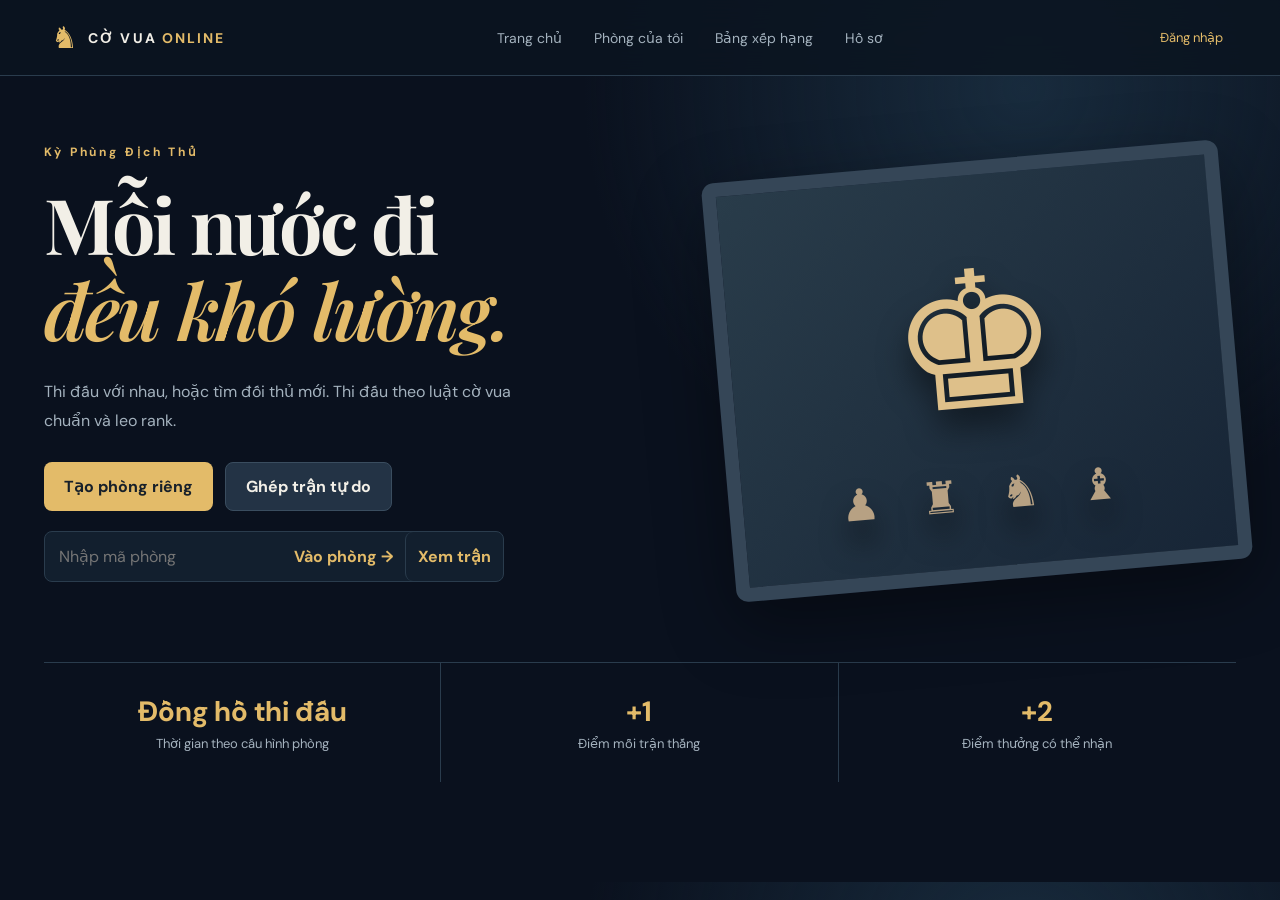
<file: index.html>
<!doctype html>
<html lang="vi"><head><meta charset="utf-8"><meta name="viewport" content="width=device-width,initial-scale=1"><title>HacLongChess</title><link rel="stylesheet" href="style.css"></head>
<body><header class="topbar"><a class="logo" href="#home">♞ <span>CỜ VUA <b>ONLINE</b></span></a><nav><button data-page="home">Trang chủ</button><button data-page="game">Phòng của tôi</button><button data-page="leaderboard">Bảng xếp hạng</button><button data-page="myprofile">Hồ sơ</button></nav><div id="account"></div></header>
<main>
  <section id="home" class="page"><div class="hero"><div><p class="eyebrow">Kỳ Phùng Địch Thủ</p><h1>Mỗi nước đi<br><em>đều khó lường.</em></h1><p class="muted">Thi đấu với nhau, hoặc tìm đối thủ mới. Thi đấu theo luật cờ vua chuẩn và leo rank.</p><div class="hero-actions"><button class="primary" id="create">Tạo phòng riêng</button><button class="secondary" id="match">Ghép trận tự do</button><button class="secondary hidden" id="cancel-match" type="button">Hủy ghép</button></div><form id="join-form" class="join"><input id="room-code" maxlength="12" placeholder="Nhập mã phòng"><button type="submit">Vào phòng →</button><button type="button" id="watch-room">Xem trận</button></form><p id="matching" class="hint"></p></div><div class="hero-board" aria-hidden="true">♚<span>♟︎ ♜ ♞ ♝</span></div></div><div class="rules-row"><div><strong>Đồng hồ thi đấu</strong><span>Thời gian theo cấu hình phòng</span></div><div><strong>+1</strong><span>Điểm mỗi trận thắng</span></div><div><strong>+2</strong><span>Điểm thưởng có thể nhận</span></div></div></section>
  <section id="game" class="page hidden"><div class="section-head"><div><p class="eyebrow">PHÒNG <span id="room-id"></span></p><h2 id="game-title">Ván cờ đang diễn ra</h2></div><div class="section-actions"><span id="viewer-count" class="viewer-count" aria-label="0 người đang xem">👁 0</span><button id="copy-room" class="secondary">Sao chép mã phòng</button></div></div><div class="game-layout"><div class="board-column"><div class="player-strip" id="black-player"></div><div class="board-stage"><div id="board" class="board" aria-label="Bàn cờ"></div><div id="move-effect" class="move-effect" role="status" aria-live="polite" aria-atomic="true"></div></div><div class="player-strip" id="white-player"></div><div class="game-controls"><span id="game-message"></span><div><button id="leave-watch" class="secondary hidden">Rời phòng xem</button><button id="return-lobby" class="primary hidden" type="button">Trở về sảnh</button><button id="cancel-room" class="danger hidden">Hủy phòng</button> <span id="draw-offer-status" class="hidden" role="status" aria-live="polite"></span> <button id="offer-draw" class="secondary hidden" type="button">Xin hòa</button> <button id="accept-draw" class="primary hidden" type="button">Đồng ý hòa</button> <button id="decline-draw" class="secondary hidden" type="button">Từ chối</button> <button id="claim-draw" class="secondary hidden">Yêu cầu hòa</button> <button id="resign" class="danger">Xin thua</button></div></div></div><aside class="game-side"><div class="card clock-card"><p id="clock-rule" class="hint"></p><div id="game-clocks" class="hidden"><div class="clock-row"><span>Trắng</span><span id="white-clock" class="clock" role="timer"></span></div><div class="clock-row"><span>Đen</span><span id="black-clock" class="clock" role="timer"></span></div></div><div id="clock" class="clock" role="timer" aria-label="Thời gian nước đi">02:00</div></div><div id="learn-panel" class="card learn-card hidden"><label class="learn-toggle"><input id="learn-toggle" type="checkbox"> Learn · Gợi ý nước đi</label><p id="learn-status" class="hint" role="status" aria-live="polite">Bật Learn để nhận gợi ý.</p></div><div class="card"><h3>Nước đi</h3><div id="moves" class="moves"></div></div><div class="card chat-card" id="room-chat"><div class="chat-heading"><h3>Trò chuyện</h3><button id="toggle-spectator-chat" class="secondary hidden" type="button">Khóa bình luận</button></div><div id="messages" class="messages"></div><div id="emotes" class="emotes"></div><p id="watch-chat-hint" class="hint hidden">Đăng nhập để bình luận.</p><form id="chat-form" class="chat-form"><input id="chat-input" maxlength="300" placeholder="Nhắn đối thủ..."><button type="submit">Gửi</button></form></div></aside></div></section>
  <section id="leaderboard" class="page hidden"><div class="section-head"><div><p class="eyebrow">VINH DANH</p><h2>Bảng xếp hạng</h2></div><span class="hint">Top 100 người chơi</span></div><div id="rank-list" class="rank-list"></div></section>
  <section id="profile" class="page hidden"><div class="section-head"><div><p class="eyebrow">NGƯỜI CHƠI</p><h2>Hồ sơ</h2></div></div><div id="profile-card" class="profile-card"></div><form id="profile-form" class="card profile-form hidden"><h3>Chỉnh sửa hồ sơ</h3><label>Tên hiển thị<input id="profile-name" maxlength="40" required></label><label>Tuổi<input id="profile-age" type="number" min="13" max="120"></label><label>Giới thiệu<textarea id="profile-bio" maxlength="300" rows="3"></textarea></label><div class="avatar-upload"><label>Ảnh đại diện<input id="profile-avatar" type="file" accept="image/jpeg,image/png"></label><p class="hint">JPEG hoặc PNG, tối đa 5 MB.</p><button id="upload-avatar" class="secondary" type="button">Tải ảnh lên</button></div><div class="frame-section"><h3>Khung viền ảnh đại diện</h3><div id="frame-picker" class="frame-picker" aria-label="Chọn khung viền"></div></div><div class="frame-section"><h3>Huy hiệu</h3><div id="badge-picker" class="badge-picker" aria-label="Chọn huy hiệu"></div></div><button class="primary">Lưu hồ sơ</button></form></section>
  <section id="login" class="page hidden"><div class="login-card"><div class="login-icon">♞</div><h2>Vào bàn cờ</h2><p class="muted">Đăng nhập để tạo hồ sơ, chơi cờ và lưu điểm.</p><a class="oauth" id="google-login">Tiếp tục với Google</a><a class="oauth" id="facebook-login">Tiếp tục với Facebook</a><p class="muted" style="font-size:12px;margin-top:18px">Định vị IP: <a href="https://ipinfo.io/" target="_blank" rel="noopener noreferrer">IPinfo</a></p></div></section>
</main><div id="toast" role="status"></div><script src="config.js"></script><script src="app.js"></script></body></html>
</file>
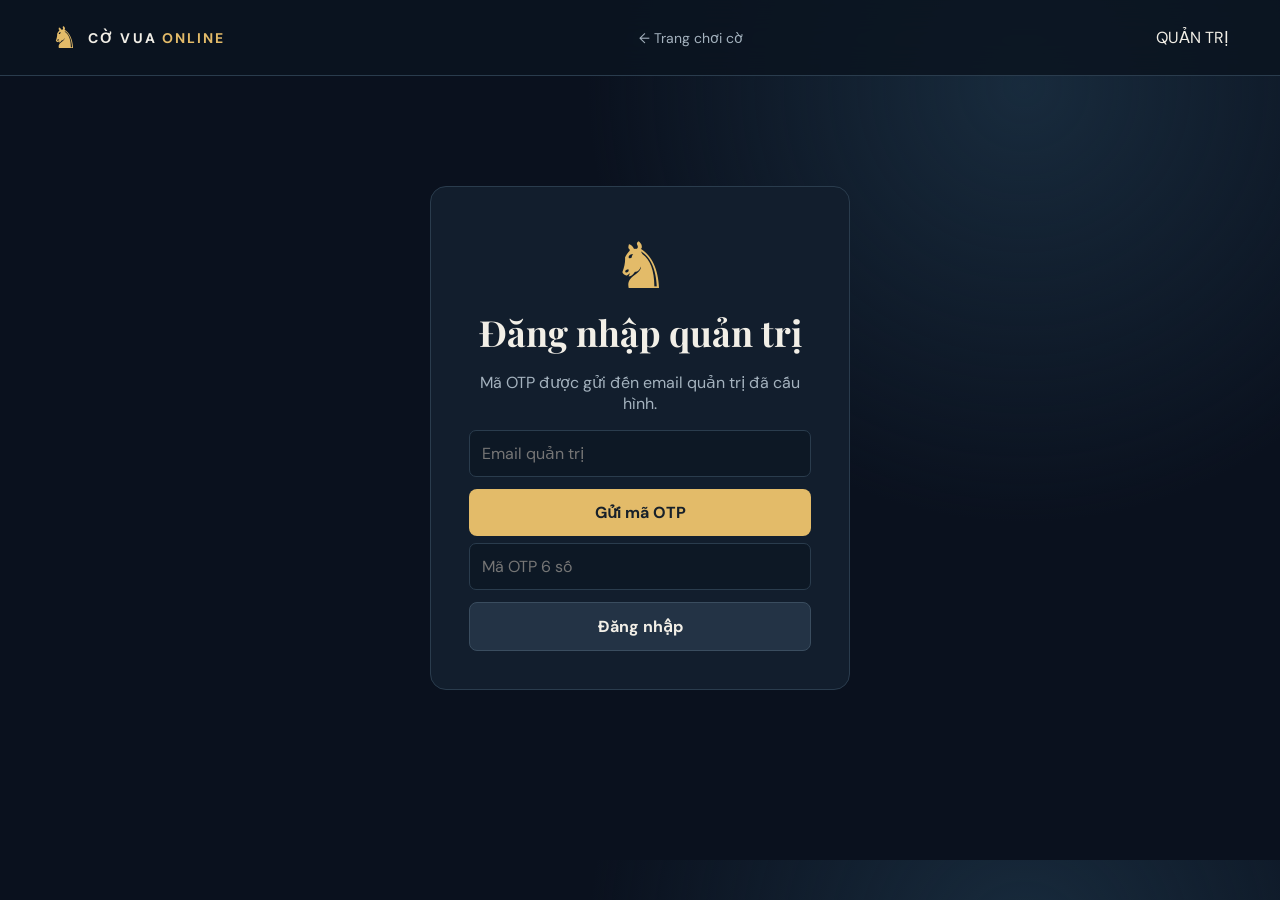
<file: admin.html>
<!doctype html><html lang="vi"><head><meta charset="utf-8"><meta name="viewport" content="width=device-width,initial-scale=1"><title>Quản trị · Cờ Vua Online</title><link rel="stylesheet" href="style.css"></head><body><header class="topbar"><a class="logo" href="index.html">♞ <span>CỜ VUA <b>ONLINE</b></span></a><nav><a href="index.html">← Trang chơi cờ</a></nav><div>QUẢN TRỊ</div></header><main><section id="admin-login" class="login-card"><div class="login-icon">♞</div><h2>Đăng nhập quản trị</h2><p class="muted">Mã OTP được gửi đến email quản trị đã cấu hình.</p><form id="otp-request" class="admin-form"><input id="admin-email" type="email" placeholder="Email quản trị" required><button class="primary" style="margin-top:12px;width:100%">Gửi mã OTP</button></form><form id="otp-login" class="admin-form"><input id="admin-otp" inputmode="numeric" pattern="[0-9]{6}" maxlength="6" placeholder="Mã OTP 6 số" required><button class="secondary" style="margin-top:12px;width:100%">Đăng nhập</button></form></section><section id="dashboard" class="hidden"><div class="section-head"><div><p class="eyebrow">QUẢN TRỊ</p><h2>Tổng quan</h2></div><button id="admin-logout" class="secondary">Đăng xuất</button></div><div class="admin-grid live-grid"><div class="card">Trận đang diễn ra<strong id="live-matches">0</strong></div><div class="card">Người đang ghép trận<strong id="waiting-players">0</strong></div></div>
<section class="analytics"><div class="card chart-card chart-card-main"><div class="chart-heading"><div><h3>Người truy cập</h3><p class="hint">IP duy nhất mỗi ngày · 30 ngày gần nhất</p></div><div class="chart-total"><strong id="today-visits">0</strong><span>hôm nay</span></div></div><div id="visit-chart" class="line-chart line-chart-large"></div></div><div class="chart-pair"><div class="card chart-card"><h3>Người ghép trận</h3><p class="hint">Người dùng duy nhất mỗi ngày</p><div id="matchmaking-chart" class="line-chart"></div></div><div class="card chart-card"><h3>Trận đã có kết quả</h3><p class="hint">Số trận kết thúc mỗi ngày</p><div id="finished-chart" class="line-chart"></div></div></div></section>
<div class="section-head"><div><p class="eyebrow">HIỆU ỨNG</p><h2>Đánh giá nước đi</h2></div></div><p class="muted">Stockfish chấm nước đi hay; chiếu và chiếu hết được xác định từ luật cờ. Cấu hình được lưu trên máy chủ; thời gian giữ phòng áp dụng khi trận kết thúc.</p><form id="effect-form" class="card effect-form"><h3>Thời gian thi đấu</h3><p class="hint">Áp dụng cho ván bắt đầu sau khi lưu; ván đang chơi giữ cấu hình ban đầu.</p><div class="effect-fields"><label>Cách tính thời gian<select id="clock-mode"><option value="game">Quỹ giờ cả ván + cộng giây mỗi nước</option><option value="turn">Giới hạn thời gian từng nước</option></select></label><label>Thời gian ban đầu mỗi bên (phút)<input id="clock-initial" type="number" min="1" max="180" required></label><label>Cộng sau mỗi nước (giây)<input id="clock-increment" type="number" min="0" max="180" required></label><label>Giới hạn mỗi nước ở chế độ từng nước (giây)<input id="clock-turn" type="number" min="5" max="3600" required></label></div><h3>Hiệu ứng nước đi</h3><div class="effect-switches"><label><input id="effect-check" type="checkbox"> Hiện hiệu ứng chiếu</label><label><input id="effect-checkmate" type="checkbox"> Hiện hiệu ứng chiếu hết</label><label><input id="effect-great" type="checkbox"> Hiện nước đi xuất sắc</label><label><input id="effect-brilliant" type="checkbox"> Hiện nước đi thiên tài</label></div><div class="effect-copy"><label>Câu hiệu ứng chiếu<input id="effect-check-text" maxlength="80" required></label><label>Câu hiệu ứng chiếu hết<input id="effect-checkmate-text" maxlength="80" required></label><label>Câu nước đi xuất sắc<input id="effect-great-text" maxlength="80" required></label><label>Câu nước đi thiên tài<input id="effect-brilliant-text" maxlength="80" required></label></div><p class="hint effect-help">100 điểm engine xấp xỉ giá trị 1 quân tốt. Sai lệch tối đa càng thấp thì điều kiện khen càng chặt; chênh lệch với nước thứ hai càng cao thì nước đi càng nổi bật. Thời gian phân tích dài hơn có thể làm hiệu ứng xuất hiện muộn hơn.</p><div class="effect-fields"><label>Sai lệch tối đa so với nước tốt nhất (centipawn)<input id="effect-loss" type="number" min="0" max="200" required></label><label>Điểm thế cờ tối thiểu cho nước thiên tài<input id="effect-score" type="number" min="-1000" max="500" required></label><label>Chênh lệch với nước tốt thứ hai (centipawn)<input id="effect-gap" type="number" min="0" max="500" required></label><label>Thời gian Stockfish phân tích mỗi lượt (ms)<input id="effect-think" type="number" min="100" max="1500" required></label><label>Thời gian hiện hiệu ứng (ms)<input id="effect-duration" type="number" min="800" max="5000" required></label><label>Thời gian giữ phòng sau trận (giây, tối đa 60)<input id="finished-room-seconds" type="number" min="1" max="60" required></label></div><button class="primary" type="submit">Lưu cấu hình</button></form><div class="section-head"><div><p class="eyebrow">NGƯỜI CHƠI</p><h2>Quản lý tài khoản</h2></div></div><p class="muted">Admin có thể cấp hoặc thu hồi Learn. Nếu thu hồi giữa trận, người chơi vẫn dùng được đến khi trận đó kết thúc.</p><form id="search-players" class="join"><input id="player-search" placeholder="Tìm theo tên"><button>Tìm</button></form><div style="overflow:auto"><table class="admin-table"><thead><tr><th>Tên</th><th>Điểm</th><th>Trạng thái</th><th>Thao tác</th></tr></thead><tbody id="players-table"></tbody></table></div><div class="section-head"><div><p class="eyebrow">TÙY CHỈNH</p><h2>Khung viền & emote</h2></div></div><p class="muted">Khung viền dùng mã màu #RRGGBB. Sticker tải lên bằng ảnh PNG, JPEG hoặc GIF (tối đa 5 MB).</p><form id="cosmetic-form" class="admin-actions"><input id="cosmetic-id" maxlength="40" placeholder="ID" required><select id="cosmetic-kind"><option value="frame">Khung viền</option><option value="emote">Emote</option></select><input id="cosmetic-value" maxlength="100" placeholder="#e3bb69" required><input id="cosmetic-file" class="hidden" type="file" accept="image/gif,image/png,image/jpeg"><button class="primary">Lưu</button></form><div id="cosmetic-list" class="rank-list"></div><div class="section-head"><div><p class="eyebrow">HUY HIỆU</p><h2>Quản lý huy hiệu</h2></div></div><p class="muted">PNG nền trong suốt hoặc PNG/JPEG nền một màu, tối đa 5 MB. Máy chủ tách nền và thu ảnh cho vừa ô huy hiệu.</p><form id="badge-form" class="card badge-admin-form"><label>ID huy hiệu<input id="badge-id" maxlength="40" pattern="[A-Za-z0-9_-]+" required placeholder="vi-du-huy-hieu"></label><label>Tên huy hiệu<input id="badge-name" maxlength="60" required placeholder="Huy hiệu đặc biệt"></label><label>Ảnh huy hiệu<input id="badge-file" type="file" accept="image/png,image/jpeg" required></label><label class="badge-check"><input id="badge-all" type="checkbox"> Cho tất cả người chơi sử dụng</label><button class="primary">Tạo huy hiệu</button></form><div id="badge-list" class="rank-list badge-list"></div></section></main><div id="toast" role="status"></div><script src="config.js"></script><script src="admin.js"></script></body></html>
</file>
<file: style.css>
@import url('https://fonts.googleapis.com/css2?family=DM+Sans:wght@400;500;600;700&family=Playfair+Display:wght@600;700&display=swap');
:root{--bg:#0a111e;--panel:#121e2d;--panel2:#1a2939;--line:#2a3c4d;--text:#f2efe7;--muted:#a4b2be;--gold:#e3bb69;--red:#e85555;--green:#7dbf9b}*{box-sizing:border-box}body{margin:0;background:radial-gradient(circle at 80% 10%,#182b3d 0,transparent 34%),var(--bg);color:var(--text);font-family:'DM Sans',sans-serif}button,input,textarea{font:inherit}button,a{cursor:pointer}button{border:0}a{color:inherit;text-decoration:none}.topbar{height:76px;padding:0 max(4vw,20px);display:flex;align-items:center;gap:30px;border-bottom:1px solid var(--line);background:#0b1420d9;position:sticky;top:0;z-index:10;backdrop-filter:blur(16px)}.logo{font-size:30px;color:var(--gold);display:flex;align-items:center;gap:10px;white-space:nowrap}.logo span{font-size:14px;color:var(--text);font-weight:700;letter-spacing:.15em}.logo b{color:var(--gold)}nav{display:flex;gap:4px;flex:1;justify-content:center}nav button,nav a{background:none;color:var(--muted);padding:10px 14px;border-radius:8px;font-size:14px}nav button:hover,nav a:hover{color:var(--gold);background:#ffffff0d}#account{font-size:13px;color:var(--muted);white-space:nowrap}#account button{background:none;color:var(--gold)}main{max-width:1240px;margin:auto;padding:40px 24px 100px}.hidden{display:none!important}.hero{min-height:510px;display:grid;grid-template-columns:1.1fr .9fr;align-items:center;gap:40px}.eyebrow{color:var(--gold);font-size:12px;font-weight:700;letter-spacing:.24em;margin:0 0 20px}h1,h2,h3{margin:0}h1,h2{font-family:'Playfair Display',serif}h1{font-size:clamp(44px,6vw,80px);line-height:1.12;letter-spacing:-.03em}h1 em{color:var(--gold);font-weight:600}h2{font-size:42px}h3{font-size:17px;margin-bottom:18px}.muted,.hint{color:var(--muted)}.hero .muted{max-width:510px;line-height:1.8;margin:26px 0}.hero-actions{display:flex;gap:12px;flex-wrap:wrap}.primary,.secondary,.danger,.join button,.chat-form button{padding:13px 20px;border-radius:8px;font-weight:700}.primary{background:var(--gold);color:#17202a}.secondary{background:#233345;color:var(--text);border:1px solid #3a4d5f}.danger{background:#6b2a32;color:#fff}.join{display:flex;margin-top:20px;max-width:460px;border:1px solid var(--line);border-radius:8px;overflow:hidden;background:#121f2e}.join input,.chat-form input{flex:1;background:none;border:0;padding:14px;color:var(--text);outline:none;min-width:0}.join button,.chat-form button{background:none;color:var(--gold)}.hero-board{height:420px;display:grid;place-content:center;text-align:center;color:#dec08a;font-size:190px;text-shadow:0 20px 30px #0008;background:linear-gradient(135deg,#293c4a,#172536);border:14px solid #354657;box-shadow:0 24px 70px #0006;transform:rotate(-5deg);border-radius:12px}.hero-board span{display:block;font-size:44px;letter-spacing:16px;color:#b7a183}.rules-row{display:grid;grid-template-columns:repeat(3,1fr);border-top:1px solid var(--line);margin-top:36px}.rules-row div{padding:30px 16px;text-align:center;border-right:1px solid var(--line)}.rules-row div:last-child{border:0}.rules-row strong{display:block;color:var(--gold);font-size:28px}.rules-row span{display:block;color:var(--muted);font-size:13px;margin-top:5px}.section-head{display:flex;align-items:end;justify-content:space-between;margin:12px 0 32px}.game-layout{display:grid;grid-template-columns:minmax(360px,680px) 1fr;gap:28px}.board-column{min-width:0}.board{aspect-ratio:1;display:grid;grid-template-columns:repeat(8,1fr);border:8px solid #43586a;box-shadow:0 20px 50px #0008}.square{display:grid;place-items:center;font-size:clamp(27px,5.4vw,62px);line-height:1;user-select:none;padding:0}.square.light{background:#e6d6b7}.square.dark{background:#77928e}.square.selected{outline:5px solid #e9bd53;outline-offset:-5px}.square.legal{box-shadow:inset 0 0 0 6px #dbb95da0}.square .white-piece{color:#fff8e8;text-shadow:0 2px 3px #253544,0 0 2px #1e2c35}.square .black-piece{color:#152537;text-shadow:0 1px 1px #e5ded0}.player-strip{height:64px;display:flex;align-items:center;gap:12px;font-weight:700}.small-avatar{width:36px;height:36px;border-radius:50%;object-fit:cover;background:#304150}.game-controls{display:flex;justify-content:space-between;align-items:center;padding:16px 0}.game-side{display:grid;gap:16px;align-content:start}.card{background:var(--panel);border:1px solid var(--line);border-radius:12px;padding:22px}.clock{font-size:48px;font-variant-numeric:tabular-nums;font-weight:700;letter-spacing:.03em}.clock.urgent{color:var(--red)}.timeout{background:var(--red);color:white;padding:12px;border-radius:8px;font-weight:800;text-align:center;animation:pulse .7s infinite alternate}@keyframes pulse{to{opacity:.65}}.moves{max-height:110px;overflow:auto;color:var(--muted);line-height:1.9}.messages{height:220px;overflow:auto;border-radius:7px;background:#0c1724;padding:12px;display:flex;flex-direction:column;gap:8px}.msg{font-size:13px;word-break:break-word}.msg b{color:var(--gold)}.emotes{display:flex;gap:7px;padding:13px 0}.emotes button{background:#26394a;border-radius:6px;padding:6px 8px;font-size:20px}.chat-form{display:flex;border:1px solid var(--line);border-radius:8px}.rank-list{display:grid;gap:10px}.rank-row{display:flex;align-items:center;gap:18px;padding:14px 20px;background:var(--panel);border:1px solid var(--line);border-radius:10px}.rank-number{color:var(--gold);font-weight:700;width:40px}.rank-row a{display:flex;align-items:center;gap:16px;flex:1}.rank-row img,.profile-card img{object-fit:cover;background:#304150}.rank-row img{width:54px;height:54px;border-radius:50%;border:3px solid var(--gold)}.rank-row strong{font-size:18px}.rank-row small{display:block;color:var(--muted)}.rank-row .points{color:var(--gold);font-weight:700}.profile-card{display:flex;align-items:center;gap:28px;padding:30px;background:var(--panel);border:1px solid var(--line);border-radius:12px;margin-bottom:20px}.profile-card img{width:110px;height:110px;border-radius:50%;border:5px solid var(--gold)}.profile-card h2{font-size:32px}.profile-card p{color:var(--muted)}.profile-form{max-width:560px}.profile-form label{display:block;color:var(--muted);margin:14px 0}.profile-form input,.profile-form textarea,.admin-form input{display:block;width:100%;background:#0d1825;color:var(--text);border:1px solid var(--line);border-radius:7px;padding:12px;margin-top:7px}.login-card{max-width:420px;margin:70px auto;background:var(--panel);border:1px solid var(--line);border-radius:16px;text-align:center;padding:38px}.login-icon{font-size:64px;color:var(--gold)}.login-card h2{font-size:36px}.oauth{display:block;background:#24384b;border-radius:8px;padding:14px;margin-top:12px;font-weight:700}.oauth:hover{background:#314b63}#toast{position:fixed;right:24px;bottom:24px;background:#293d4e;color:white;padding:12px 18px;border-radius:8px;opacity:0;pointer-events:none;transition:opacity .2s;z-index:20}#toast.show{opacity:1}.admin-grid{display:grid;grid-template-columns:repeat(3,1fr);gap:14px}.admin-grid .card strong{display:block;color:var(--gold);font-size:30px}.admin-table{width:100%;border-collapse:collapse;margin-top:15px}.admin-table td,.admin-table th{border-bottom:1px solid var(--line);padding:10px;text-align:left}.admin-table input{width:100px;background:#0d1825;color:white;border:1px solid var(--line);padding:7px}.bars{display:flex;align-items:end;height:150px;gap:4px}.bars div{background:var(--gold);flex:1;min-height:2px;border-radius:3px 3px 0 0}.admin-actions{display:flex;gap:10px;flex-wrap:wrap;margin:20px 0}@media(max-width:850px){.topbar{height:auto;min-height:70px;flex-wrap:wrap;padding:14px}nav{order:3;flex-basis:100%;justify-content:start;overflow:auto}.hero{grid-template-columns:1fr}.hero-board{display:none}.game-layout{grid-template-columns:1fr}.game-side{grid-template-columns:repeat(2,1fr)}.chat-card{grid-column:1/-1}}@media(max-width:560px){main{padding:25px 14px}.hero{min-height:auto}.rules-row{grid-template-columns:1fr}.rules-row div{border-right:0;border-bottom:1px solid var(--line)}.game-side{grid-template-columns:1fr}.section-head{align-items:start;gap:10px}h2{font-size:32px}.board{border-width:4px}.square{font-size:9vw}.profile-card{flex-direction:column;text-align:center}.rank-row{gap:8px;padding:10px}.rank-row img{width:44px;height:44px}}
:root{color-scheme:dark}
.rank-row a{flex-direction:column;align-items:flex-start;gap:5px;max-width:160px}
.rank-row a img{align-self:flex-start}
.rank-row .points{margin-left:auto}
.small-avatar{border:2px solid var(--gold)}

/* Classic chess table: warm walnut, ivory and restrained brass. */
.board-column{
  display:flex;
  flex-direction:column;
  padding:16px;
  background:linear-gradient(145deg,#342417,#1b140f 58%,#3a291d);
  border:1px solid #815d36;
  border-radius:12px;
  box-shadow:0 24px 60px #0009,inset 0 1px 0 #c5945540;
}
.board-column.black-view #white-player{order:0}
.board-column.black-view .board-stage{order:1}
.board-column.black-view #black-player{order:2}
.board-column.black-view .game-controls{order:3}
.board{
  width:100%;
  grid-template-columns:repeat(8,minmax(0,1fr));
  grid-template-rows:repeat(8,minmax(0,1fr));
  border:14px solid #704322;
  border-image:linear-gradient(135deg,#b08048 0%,#6b3c20 18%,#3b2417 42%,#9c6738 67%,#482a19 100%) 1;
  box-shadow:0 0 0 2px #d5b274,0 0 0 5px #382719,0 14px 28px #0009,inset 0 0 0 2px #62401f;
}
.square{
  position:relative;
  min-width:0;
  min-height:0;
  font-family:'Segoe UI Symbol','Noto Sans Symbols 2',Georgia,serif;
  cursor:pointer;
  transition:filter .13s ease,box-shadow .13s ease;
}
.square.light{background:linear-gradient(140deg,#f0e2c5,#e5d2ae)}
.square.dark{background:linear-gradient(140deg,#966845,#805332)}
.square:hover{filter:brightness(1.12)}
.square:focus-visible{outline:3px solid #ffe19a;outline-offset:-4px;z-index:2}
.square.selected{outline:5px solid #f6cd72;outline-offset:-5px;z-index:1;filter:brightness(1.12)}
.square::before,.square::after{
  position:absolute;
  font-family:Georgia,serif;
  font-size:clamp(9px,1.15vw,13px);
  font-weight:700;
  line-height:1;
  opacity:.74;
  pointer-events:none;
}
.square::before{content:attr(data-rank-label);top:5px;left:5px}
.square::after{content:attr(data-file-label);bottom:5px;right:6px}
.square.light::before,.square.light::after{color:#68452c}
.square.dark::before,.square.dark::after{color:#f5dfb5}
.square .white-piece{
  color:#fffaf0;
  text-shadow:1px 1px 0 #8b6a48,-1px -1px 0 #8b6a48,0 3px 3px #26170e99;
  filter:drop-shadow(0 2px 1px #26170e88);
}
.square .black-piece{
  color:#211811;
  text-shadow:1px 1px 0 #d9bb89,-1px -1px 0 #d9bb89,0 3px 3px #160e0a88;
  filter:drop-shadow(0 2px 1px #160e0a88);
}
.player-strip{
  height:66px;
  padding:0 13px;
  margin:8px 0;
  color:#efe1c5;
  background:linear-gradient(90deg,#382819,#2a1d14);
  border:1px solid #6c4b2d;
  border-radius:6px;
  font-family:Georgia,serif;
  font-size:16px;
  letter-spacing:.01em;
}
.player-strip.to-move{border-color:#dbb76e;box-shadow:inset 3px 0 0 #dbb76e,0 0 15px #d2a45a22}
.player-strip .small-avatar{border-color:#cda768}
.game-side .card{background:linear-gradient(145deg,#211c18,#17191b);border-color:#554432}
.game-side h3{font-family:Georgia,serif;color:#e7cf9f}
.game-side .clock{font-family:Georgia,serif;color:#f1e1c0}
.game-side .clock.urgent{color:var(--red)}
.game-layout{grid-template-columns:minmax(0,2fr) minmax(240px,1fr);gap:20px}
.game-controls{min-height:72px;gap:12px}
.game-controls>div{display:flex;align-items:center;justify-content:flex-end;gap:10px;margin-left:auto}
.game-controls>div button{min-width:120px}
.chat-card{padding:16px}
.chat-card .messages{height:150px}
.chat-card .emotes{padding:8px 0}
.emotes{flex-wrap:wrap;max-height:112px;overflow-y:auto}
.emotes button{width:46px;height:46px;display:grid;place-items:center;flex:none;padding:3px}
.emotes button img{display:block;width:100%;height:100%;object-fit:contain}
.chat-sticker{display:inline-block;width:min(96px,28vw);height:96px;object-fit:contain;vertical-align:middle}
.rank-row .sticker-preview{width:48px;height:48px;object-fit:contain;flex:none;border:0;border-radius:4px}
#cosmetic-file{max-width:260px;color:var(--text)}
@media(max-width:850px){.game-layout{grid-template-columns:1fr}}
@media(max-width:560px){
  .board-column{padding:8px}
  .board{border-width:9px}
  .player-strip{height:54px;font-size:14px}
  .square::before,.square::after{font-size:9px}
}

/* Keep the entire board and its controls within the current viewport. */
.game-active main{padding-top:12px}
.game-active #game .section-head{margin:0 0 10px}
.game-active #game .section-head h2{font-size:clamp(22px,3vw,32px)}
.game-active #game .section-head .eyebrow{margin-bottom:6px}
.game-active .board-column{width:min(100%,var(--board-panel-fit,496px));padding:8px;justify-self:center}
.game-active .board{max-width:var(--board-fit,480px);border-width:8px;margin-inline:auto}
.game-active .square{font-size:var(--piece-size,40px)}
.game-active .player-strip{height:42px;margin:4px 0;font-size:14px}
.game-active .player-strip .small-avatar{width:28px;height:28px}
.game-active .game-controls{min-height:48px;padding:6px 0}
.game-active .game-controls button{padding:9px 12px}
.game-side .clock-card{justify-self:start;min-width:136px;padding:10px 16px}
.game-side .clock-card .clock{font-size:32px;line-height:1.1}
.avatar-upload{margin:16px 0;padding-top:14px;border-top:1px solid var(--line)}
.avatar-upload label{margin:0}
.avatar-upload input[type=file]{padding:9px;font-size:13px}
.avatar-upload .hint{font-size:12px;margin:7px 0 12px}
.frame-section{margin:18px 0;padding-top:16px;border-top:1px solid var(--line)}
.frame-section h3{margin-bottom:12px}
.frame-picker{display:flex;flex-wrap:wrap;gap:10px}
.frame-option{display:flex;align-items:center;gap:9px;min-width:130px;padding:8px 11px;border:1px solid var(--line);border-radius:9px;background:#0d1825;color:var(--text);text-align:left}
.frame-option.selected{border-color:var(--gold);box-shadow:0 0 0 2px #e3bb6940}
.frame-option:focus-visible{outline:2px solid var(--gold);outline-offset:2px}
.frame-option span{font-size:13px;max-width:120px;overflow:hidden;text-overflow:ellipsis;white-space:nowrap}
.frame-option .frame-preview{width:38px;height:38px;flex:none;border:4px solid var(--gold);border-radius:50%;object-fit:cover;background:#304150}
.join button{white-space:nowrap;padding-inline:12px}
.join #watch-room{border-left:1px solid var(--line)}
@media(max-width:560px){.join{flex-wrap:wrap}.join input{flex-basis:100%}.join button{flex:1;border-top:1px solid var(--line)}}
.section-actions{display:flex;align-items:center;gap:10px}
.viewer-count{display:inline-flex;align-items:center;justify-content:center;min-width:66px;padding:10px 12px;border:1px solid var(--line);border-radius:8px;background:var(--panel);color:var(--gold);font-weight:700;font-variant-numeric:tabular-nums;white-space:nowrap}
.avatar-wrap{display:inline-flex;position:relative;flex:none;line-height:0}
.avatar-wrap .avatar-main{display:block}
.avatar-wrap .avatar-badge{position:absolute;right:-7px;bottom:-5px;width:25px;height:25px;border:0;border-radius:0;object-fit:contain;background:none;filter:drop-shadow(0 2px 3px #000b)}
.profile-card .avatar-wrap .avatar-badge{right:-9px;bottom:-7px;width:43px;height:43px;border:0;border-radius:0;background:none}
.player-strip .avatar-wrap .avatar-badge{right:-5px;bottom:-4px;width:19px;height:19px;border:0;border-radius:0;background:none}
.badge-picker{display:flex;flex-wrap:wrap;gap:10px}
.badge-option{display:flex;align-items:center;gap:9px;min-width:142px;min-height:55px;padding:7px 11px;border:1px solid var(--line);border-radius:9px;background:#0d1825;color:var(--text);text-align:left}
.badge-option.selected{border-color:var(--gold);box-shadow:0 0 0 2px #e3bb6940}
.badge-option:focus-visible{outline:2px solid var(--gold);outline-offset:2px}
.badge-option .avatar-badge,.badge-option .badge-empty{position:static;width:40px;height:40px;flex:none;object-fit:contain;color:var(--muted);font-size:28px;text-align:center}
.badge-option span:last-child{font-size:13px;max-width:150px}
.badge-admin-form{display:flex;flex-wrap:wrap;align-items:end;gap:12px;margin:12px 0 18px}
.badge-admin-form label{display:flex;flex-direction:column;gap:6px;color:var(--muted);font-size:13px}
.badge-admin-form input{background:#0d1825;color:var(--text);border:1px solid var(--line);border-radius:7px;padding:9px}
.badge-admin-form .badge-check{flex-direction:row;align-items:center}
.badge-admin-form .badge-check input{width:auto}
.badge-list{margin-top:16px}
.badge-admin-row{display:flex;align-items:center;gap:12px;flex-wrap:wrap}
.badge-admin-row>img{width:48px;height:48px;object-fit:contain}
.badge-admin-row .badge-details{flex:1;min-width:160px}
.badge-admin-row .badge-grants{width:100%;display:flex;flex-wrap:wrap;align-items:center;gap:8px}
.badge-admin-row .badge-grants input{max-width:270px;background:#0d1825;color:var(--text);border:1px solid var(--line);border-radius:7px;padding:8px}
.chat-heading{display:flex;align-items:center;justify-content:space-between;gap:8px;margin-bottom:12px}
.chat-heading h3{margin:0}
.chat-heading button{padding:7px 9px;font-size:12px;white-space:nowrap}
.admin-player-id{display:block;color:var(--muted);font-size:11px;user-select:all}
.live-grid{grid-template-columns:repeat(2,minmax(0,1fr));margin-bottom:16px}
.live-grid .card{font-size:14px;color:var(--muted)}
.live-grid .card strong{font-variant-numeric:tabular-nums;font-size:38px}
.analytics{display:grid;gap:16px;margin-bottom:40px}
.chart-card{min-width:0;padding:20px 22px}
.chart-card h3{margin:0 0 4px}
.chart-card .hint{font-size:12px;margin:0 0 12px}
.chart-heading{display:flex;justify-content:space-between;align-items:start;gap:16px}
.chart-total{text-align:right;color:var(--gold);white-space:nowrap}
.chart-total strong{display:block;font-size:30px;font-variant-numeric:tabular-nums;line-height:1}
.chart-total span{font-size:12px;color:var(--muted)}
.chart-pair{display:grid;grid-template-columns:repeat(2,minmax(0,1fr));gap:16px}
.line-chart{height:170px;min-width:0}
.line-chart-large{height:270px}
.line-chart svg{display:block;width:100%;height:100%;overflow:visible}
.effect-form{margin:16px 0 40px;display:grid;gap:22px}
.effect-switches{display:grid;grid-template-columns:repeat(2,minmax(0,1fr));gap:12px}
.effect-switches label{display:flex;align-items:center;gap:9px}
.effect-switches input{width:17px;height:17px;accent-color:var(--gold)}
.effect-copy,.effect-fields{display:grid;grid-template-columns:repeat(3,minmax(0,1fr));gap:14px}
.effect-copy{grid-template-columns:repeat(2,minmax(0,1fr))}
.effect-copy label,.effect-fields label{display:grid;gap:7px;font-size:13px;color:var(--muted)}
.effect-copy input,.effect-fields input{min-width:0;width:100%;padding:10px;border:1px solid var(--line);border-radius:7px;background:#0d1825;color:var(--text)}
.effect-fields input{font-variant-numeric:tabular-nums}
.effect-form>.primary{justify-self:start}
@media(max-width:850px){.effect-fields{grid-template-columns:repeat(2,minmax(0,1fr))}}
@media(max-width:560px){.live-grid,.chart-pair,.effect-switches,.effect-fields,.effect-copy{grid-template-columns:1fr}.line-chart-large{height:225px}.chart-card{padding:16px}.live-grid .card strong{font-size:32px}}
.board-stage{position:relative;width:100%}
.learn-card{padding:12px 16px;border-color:#478c97}
.learn-toggle{display:flex;align-items:center;gap:10px;font-weight:700;cursor:pointer}
.learn-toggle input{accent-color:#68d6e9;width:18px;height:18px}
.learn-card .hint{margin:8px 0 0;font-size:13px}
.square.learn-from:not(.in-check){background:#bd96ed;box-shadow:inset 0 0 0 4px #7841b5}
.square.learn-to:not(.in-check){background:#a876e0;box-shadow:inset 0 0 0 5px #ead7ff,inset 0 0 18px #7131ac80}
.square.last-move{box-shadow:inset 0 0 0 999px #e6bb4745}
.square.in-check{box-shadow:inset 0 0 0 999px #db374b99, inset 0 0 0 5px #ffcf8a;animation:king-check-pulse 1s ease-in-out infinite alternate}
.move-effect{position:absolute;z-index:2;left:50%;top:50%;transform:translate(-50%,-50%) scale(.8);max-width:90%;padding:14px 24px;border-radius:14px;border:2px solid #f7cf7a;background:#1b1724eb;color:#ffe5a6;box-shadow:0 12px 45px #000b,0 0 42px #ffd36d66;font:700 clamp(17px,3.2vw,32px) Georgia,serif;letter-spacing:.04em;text-align:center;white-space:nowrap;opacity:0;pointer-events:none;transition:opacity .18s,transform .3s}
.move-effect.visible{opacity:1;transform:translate(-50%,-50%) scale(1);animation:move-effect-glow .9s ease-in-out 2 alternate}
.move-effect.check,.move-effect.checkmate{border-color:#ff8f82;color:#fff0d7;box-shadow:0 12px 45px #000b,0 0 40px #f04b4b88}
.move-effect.brilliant{background:#261e3deb;border-color:#d0b1ff;color:#f1dfff;box-shadow:0 12px 45px #000b,0 0 50px #b584ff99}
@keyframes king-check-pulse{from{filter:brightness(1)}to{filter:brightness(1.4)}}
@keyframes move-effect-glow{from{filter:brightness(1)}to{filter:brightness(1.3)}}
@media(max-width:560px){.move-effect{padding:10px 13px;font-size:clamp(14px,4vw,20px);white-space:normal;min-width:65%}}
@media(prefers-reduced-motion:reduce){.square.in-check,.move-effect.visible{animation:none}.move-effect{transition:none}}
@media(max-width:560px){.section-actions{gap:6px}.viewer-count{min-width:52px;padding:8px}.section-actions #copy-room{padding:8px 10px;font-size:12px}}
@media(max-width:560px){
  .game-active main{padding-top:8px}
  .game-active #game .section-head h2{font-size:24px}
  .game-active .game-controls>div button{min-width:100px}
}

.clock-row{display:flex;align-items:center;justify-content:space-between;gap:24px;padding:8px;border-radius:6px}.clock-row.active{background:#e3bb6922;outline:1px solid var(--gold)}#clock-rule{margin:0 0 8px}.effect-fields select{max-width:100%;padding:10px;background:var(--panel);color:var(--text);border:1px solid var(--line);border-radius:6px}
</file>
